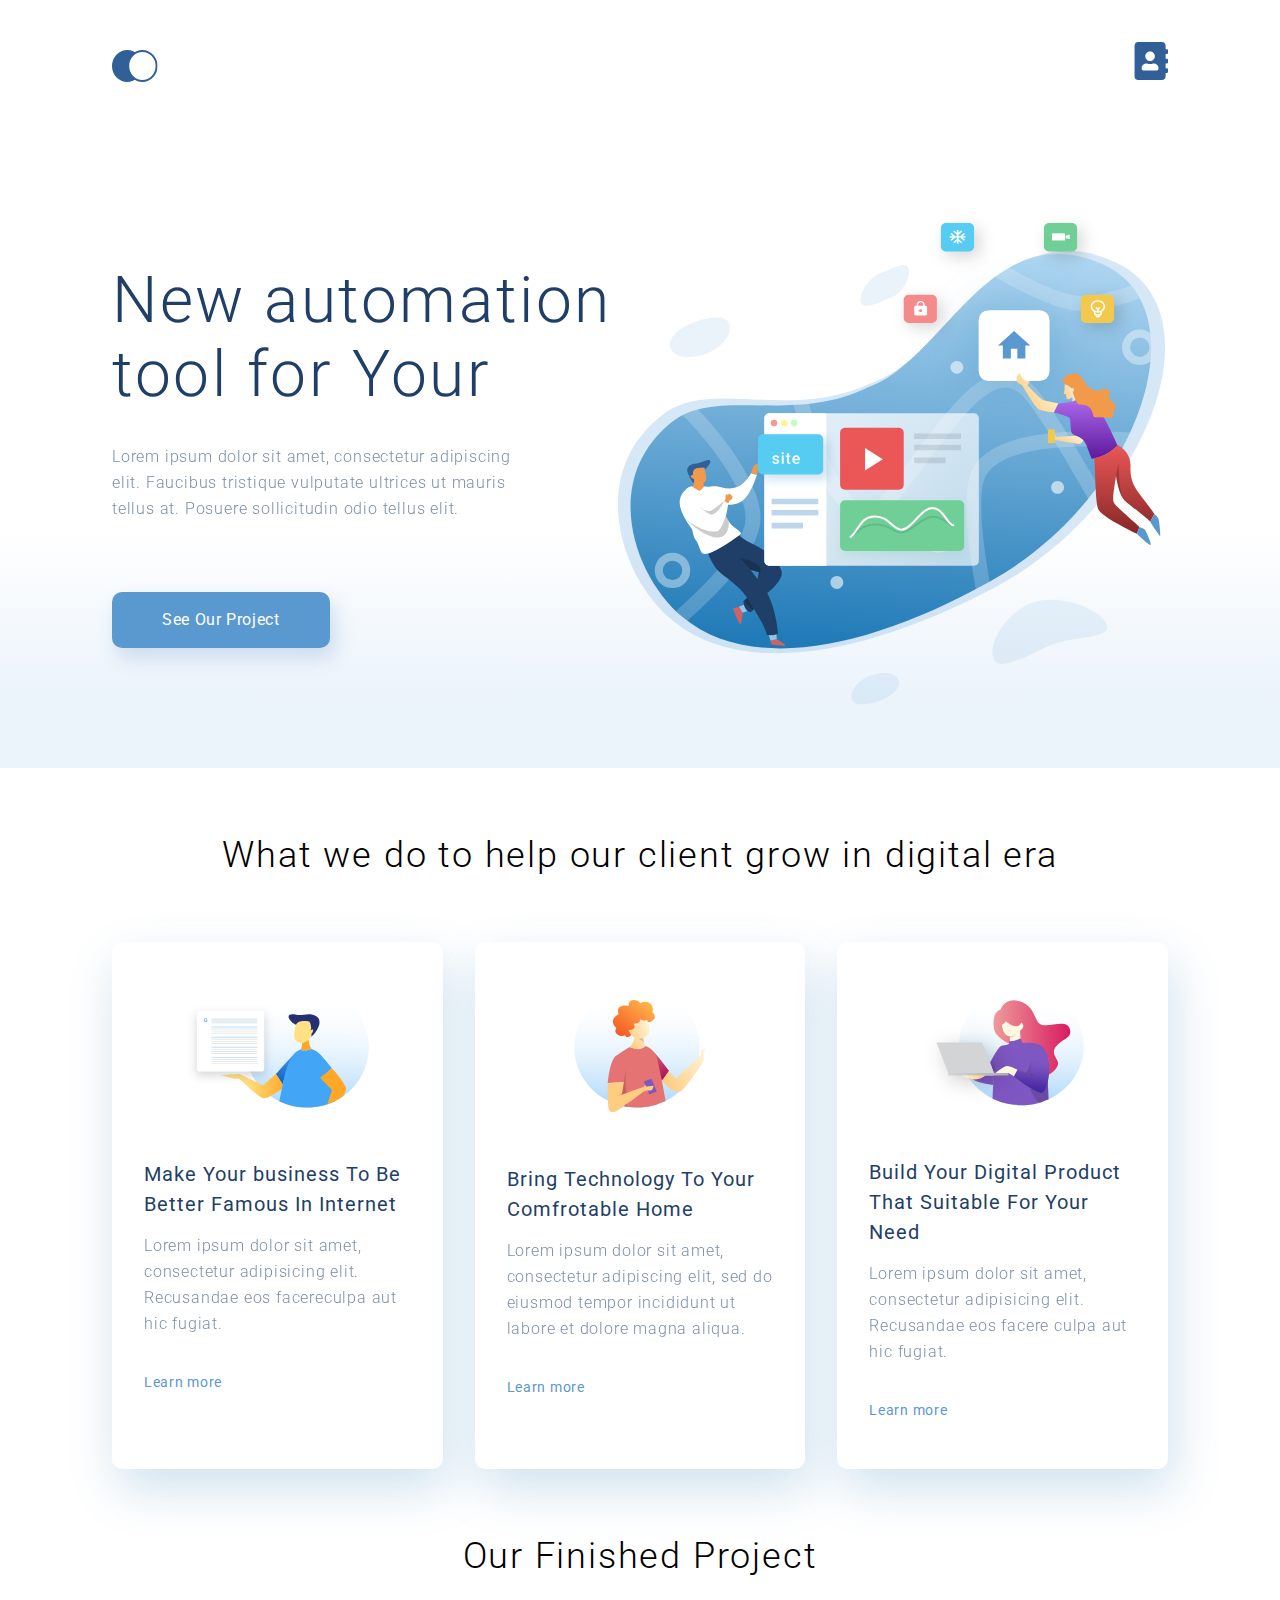
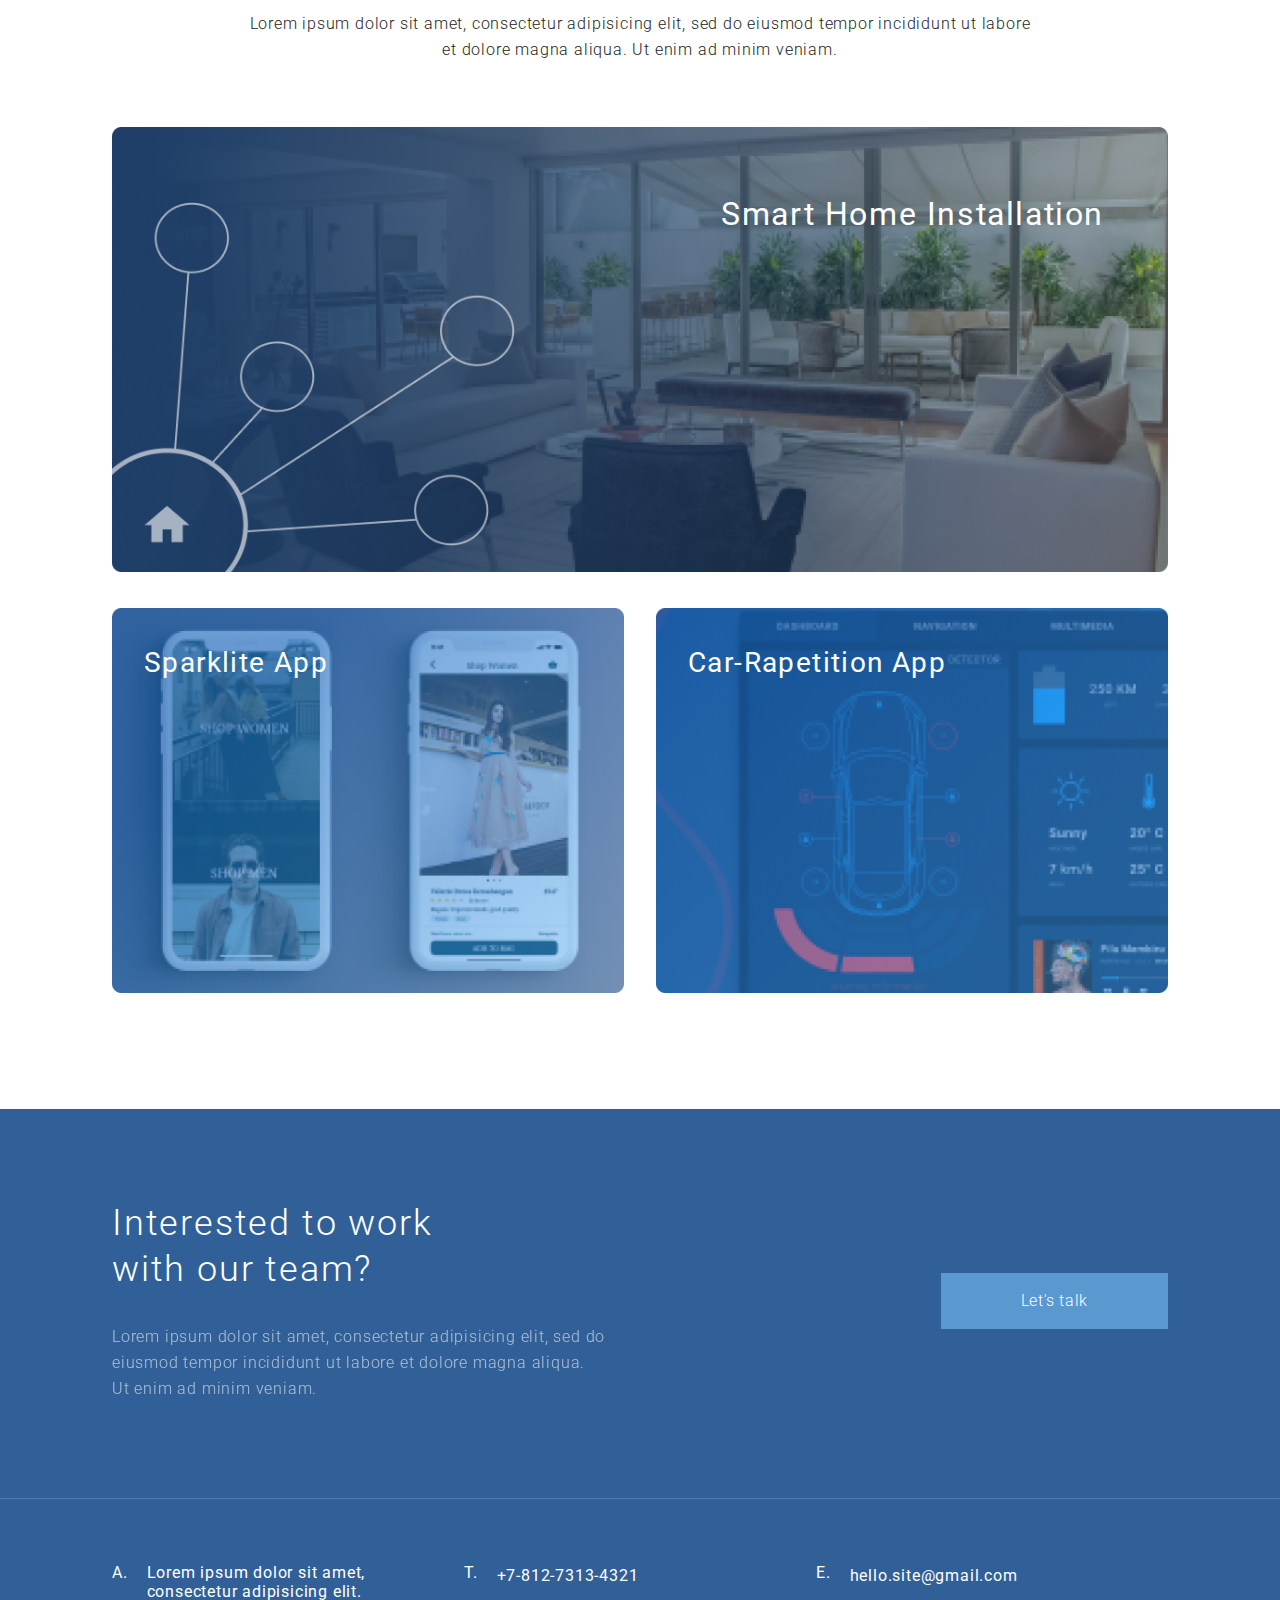
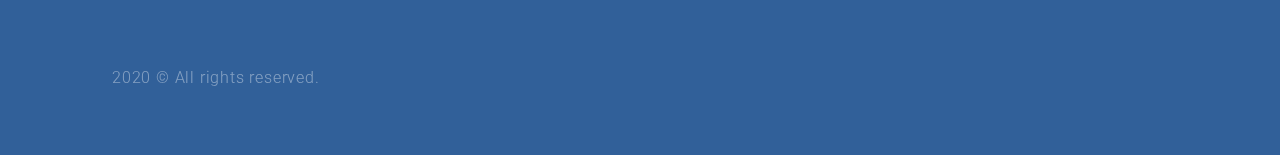
<file: index.html>
<!DOCTYPE html>
<html lang="en">

<head>
    <meta charset="UTF-8">
    <meta name="viewport" content="width=device-width, initial-scale=1.0">
    <title>Test Page</title>
    <link rel="stylesheet" href="style.css">
    <link rel="stylesheet" href="https://fonts.googleapis.com/css?family=Roboto:100,300,400,500,700,900">
</head>

<body>
    <div class="top">
        <div class="container top-box">
            <ul class="header">
                <li>
                    <a href="index.html"><img src="images/logo.svg" alt="Логотип"></a>
                </li>
                <li>
                    <a href="contacts.html"><img src="images/contacts.svg" alt="Контакты"></a>
                </li>
            </ul>
            <div class="top__info">
                <h1 class="top__heading">New automation tool for Your</h1>
                <p class="text top-text">Lorem ipsum dolor sit amet, consectetur adipiscing elit. Faucibus tristique
                    vulputate ultrices ut mauris tellus at. Posuere sollicitudin odio tellus elit.</p>
                <a href="#" class="top__button">See Our Project</a>
            </div>
        </div>
    </div>
    <div class="what-we-do container">
        <h3 class="heading">What we do to help our client grow in digital era</h3>
        <div class="card-box">
            <div class="card">
                <img class="card__img" src="images/card-1.svg" alt="card-3">
                <h4 class="heading-mini">Make Your business To Be Better Famous In Internet</h4>
                <p class="text">Lorem ipsum dolor sit amet, consectetur adipisicing elit. Recusandae eos facereculpa aut
                    hic fugiat.</p>
                <a class="card__link" href="#">Learn more</a>
            </div>
            <div class="card">
                <img class="card__img" src="images/card-2.svg" alt="card-3">
                <h4 class="heading-mini">Bring Technology To Your Comfrotable Home</h4>
                <p class="text">Lorem ipsum dolor sit amet, consectetur adipiscing elit,
                    sed do eiusmod tempor incididunt ut labore et dolore magna aliqua. </p>
                <a class="card__link" href="#">Learn more</a>
            </div>
            <div class="card">
                <img class="card__img" src="images/card-3.svg" alt="card-3">
                <h4 class="heading-mini">Build Your Digital Product That Suitable For Your Need</h4>
                <p class="text">Lorem ipsum dolor sit amet, consectetur adipisicing elit.
                    Recusandae eos facere culpa aut hic fugiat.</p>
                <a class="card__link" href="#">Learn more</a>
            </div>
        </div>
    </div>
    <div class="project container">
        <h3 class="heading">Our Finished Project</h3>
        <p class="text text-project">Lorem ipsum dolor sit amet, consectetur adipisicing elit, sed do
            eiusmod tempor incididunt ut labore et dolore magna aliqua. Ut enim ad minim veniam.</p>
        <div class="project-item">
            <img class="project__img" src="images/project.png" alt="Smart Home Installation">
            <p class="project-item__text">Smart Home Installation</p>
        </div>
        <div class="items-box">
            <div class="box-item box-item-margin">
                <img class="project__img" src="images/project-item-1.png" alt="Sparklite App">
                <p class="box-item-text">Sparklite App</p>
            </div>
            <div class="box-item">
                <img class="project__img" src="images/project-item-2.png" alt="Car-Rapetition App">
                <p class="box-item-text">Car-Rapetition App</p>
            </div>
        </div>
    </div>
    <div class="footer">
        <div class="footer__top container">
            <div class="footer-text">
                <h3 class="heading bottom__heading">Interested to work with our team?</h3>
                <p class="text text-footer">Lorem ipsum dolor sit amet, consectetur adipisicing elit, sed do
                    eiusmod tempor incididunt ut labore et dolore magna aliqua. Ut enim ad minim veniam.</p>
            </div>
            <div class="footer__button">
                <a class="footer__button-text" href="#">Let's talk</a>
            </div>
        </div>
        <hr>
        <div class="footer__bottom container">
            <ul class="footer__info">
                <li class="footer__info-item">
                    <p class="marker">A.</p>
                    <p class="footer__info-item-text">Lorem ipsum dolor sit amet, consectetur adipisicing elit.</p>
                </li>
                <li class="footer__info-item">
                    <p class="marker">T.</p>
                    <p class="footer__info-item-text">
                        <a class="footer__info-item-link" href="tel:+7(495)123-45-67">+7-812-7313-4321</a>
                    </p>
                </li>
                <li class="footer__info-item">
                    <p class="marker">E.</p>
                    <p class="footer__info-item-text">
                        <a class="footer__info-item-link" href="mailto:mail@mail.ru">hello.site@gmail.com</a>
                    </p>
                </li>
            </ul>
            <div class="footer__copy">
                <p class="text copyright-text">2020 &copy; All rights reserved.</p>
            </div>
        </div>
    </div>
</body>

</html>
</file>
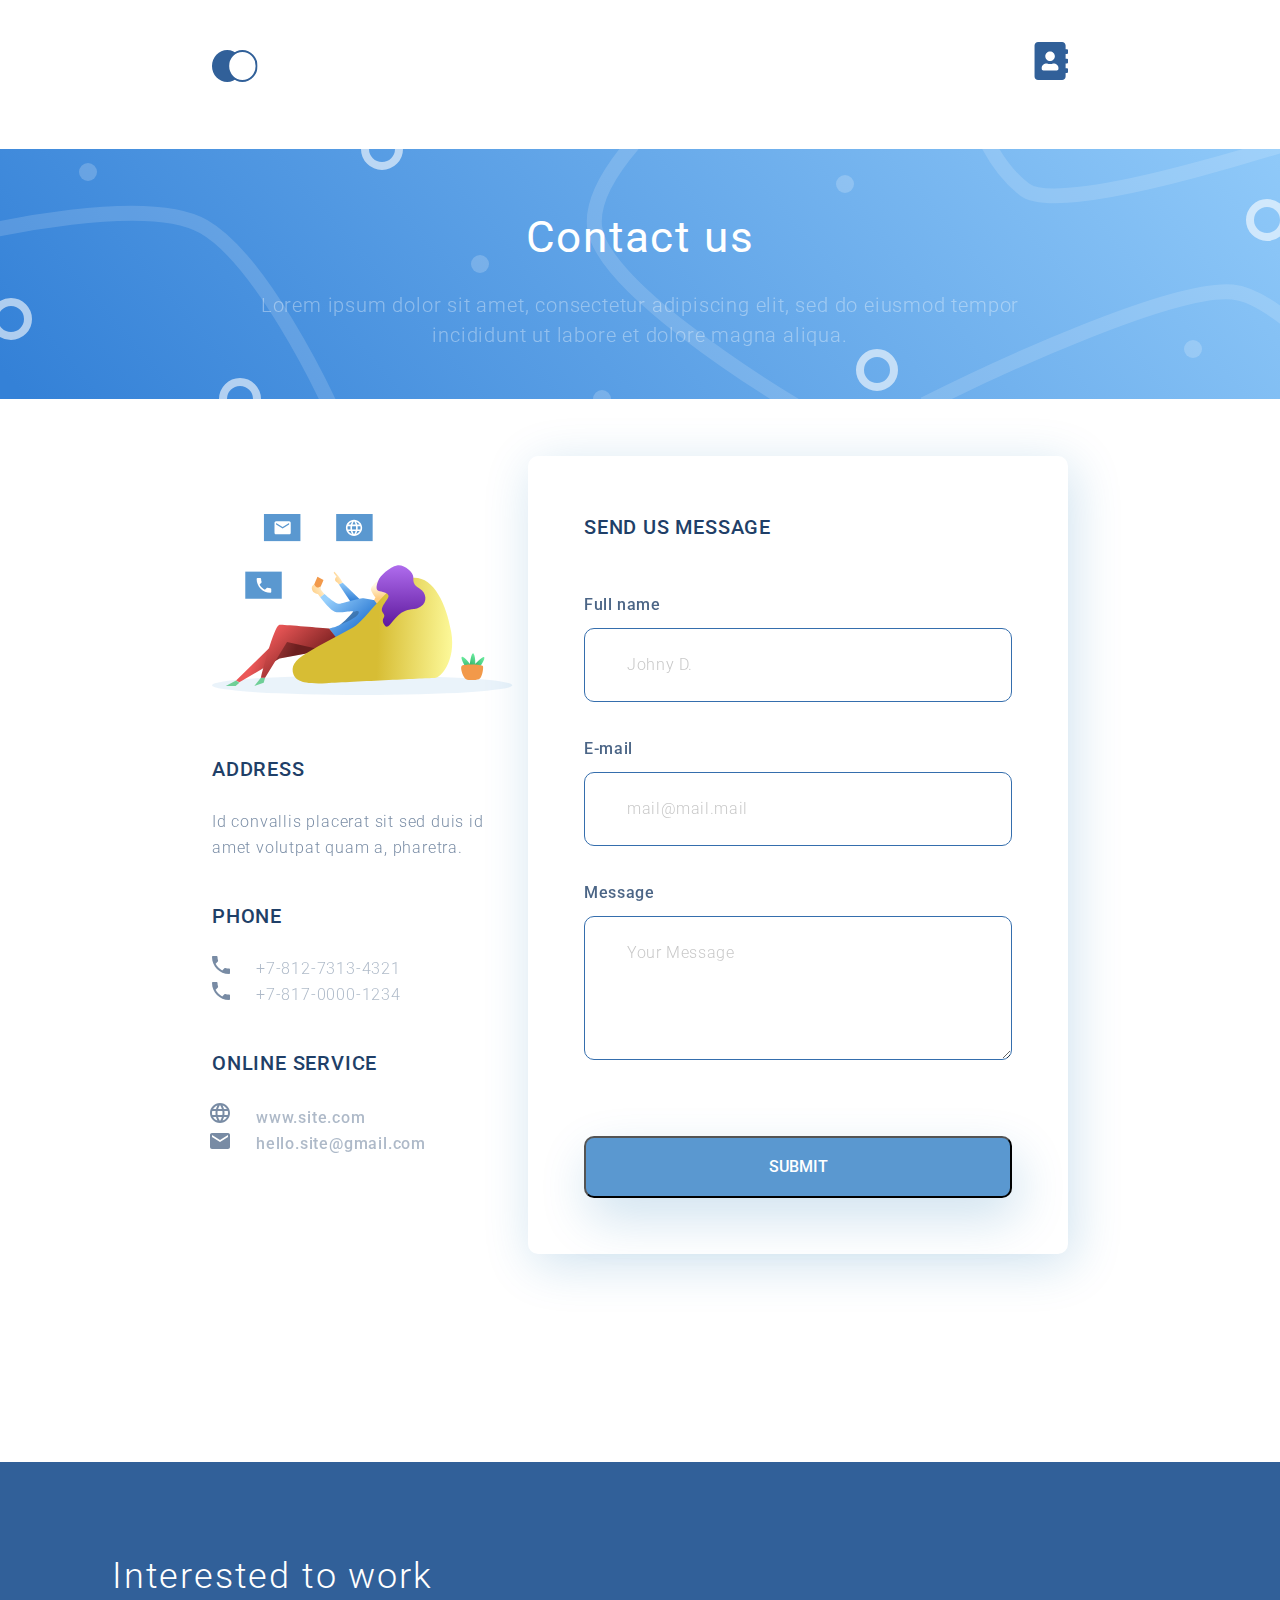
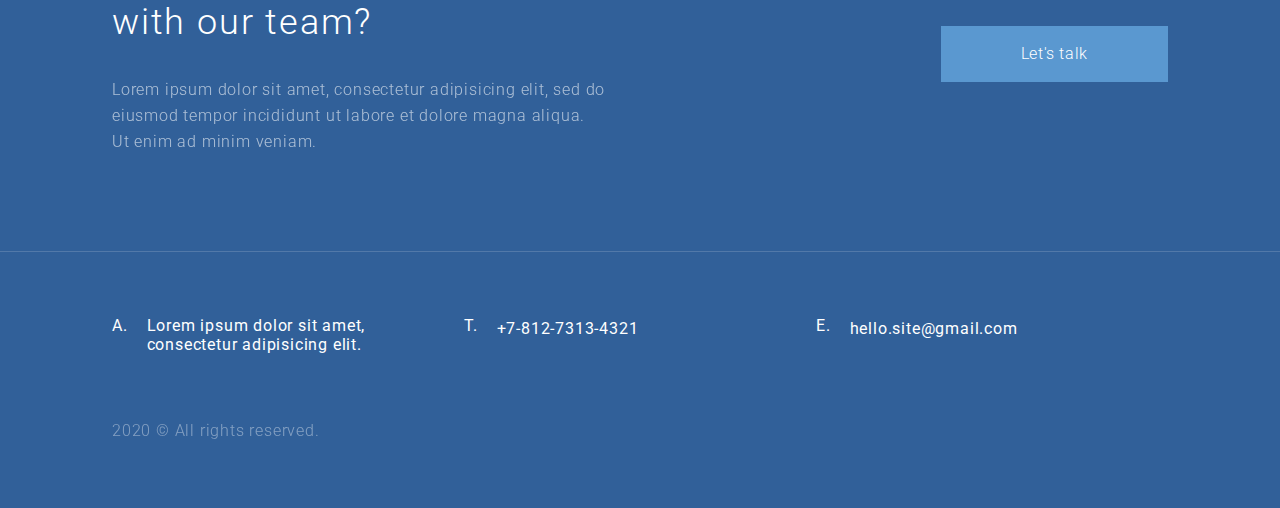
<file: contacts.html>
<!DOCTYPE html>
<html lang="en">

<head>
    <meta charset="UTF-8">
    <meta name="viewport" content="width=device-width, initial-scale=1.0">
    <title>Test Page</title>
    <link rel="stylesheet" href="style.css">
    <link rel="stylesheet" href="https://fonts.googleapis.com/css?family=Roboto:100,300,400,500,700,900">
</head>

<body>
    <header>
        <div class="contacts-container">
            <ul class="header">
                <li>
                    <a href="index.html"><img src="images/logo.svg" alt="Логотип"></a>
                </li>
                <li>
                    <a href="contacts.html"><img src="images/contacts.svg" alt="Контакты"></a>
                </li>
            </ul>
        </div>
    </header>
    <div class="contacts-header">
        <h2 class="heading-contacts">Contact us</h2>
        <p class="contact-us-text text">Lorem ipsum dolor sit amet, consectetur adipiscing elit,
            sed do eiusmod tempor incididunt ut labore et dolore magna aliqua.</p>
    </div>
    <main class="contacts-container">
        <form action="#" class="main">
            <div class="contact-info">
                <img class="contact-info__image" src="images/contact-info.svg" alt="Способы связи">
                <div class="contact-info__text">
                    <h4 class="main__heading">Address</h4>
                    <p class="text contact-info-text">Id convallis placerat sit sed duis id
                        amet volutpat quam a, pharetra.</p>
                </div>
                <div class="contact-info__text">
                    <h4 class="main__heading">Phone</h4>
                    <ul class="phone-list contacts-list contact-info-text">
                        <li>
                            <a class="phone-link" href="tel:+781273134321">+7-812-7313-4321</a>
                        </li>
                        <li>
                            <a class="phone-link" href="tel:+781700001234">+7-817-0000-1234</a>
                        </li>
                    </ul>
                </div>
                <div class="contact-info__text">
                    <h4 class="main__heading">Online service</h4>
                    <ul class="contacts-list contact-info-text">
                        <li class="web-icon">
                            <a class="online-service-link" href="index.html">www.site.com</a>
                        </li>
                        <li class="mail-icon">
                            <a class="online-service-link" href="mailto:mail@mail.ru">hello.site@gmail.com</a>
                        </li>
                    </ul>
                </div>
            </div>
            <div class="form">
                <h4 class="main__heading form__main-heading-style">Send us message</h4>
                <label>
                    <h3 class="form-heading">Full name</h3>
                    <input class="input-style" type="name" placeholder="Johny D.">
                </label>
                <label>
                    <h3 class="form-heading">E-mail</h3>
                    <input class="input-style" type="email" placeholder="mail@mail.mail">
                </label>
                <label>
                    <h3 class="form-heading">Message</h3>
                    <textarea class="input-style message-text-area" name="message" placeholder="Your Message" cols="30"
                        rows="5"></textarea>
                </label>
                <button class="button-style" type="submit">Submit</button>
            </div>
        </form>
    </main>
    <div class="map contacts-container">
        <script type="text/javascript" charset="utf-8" async
            src="https://api-maps.yandex.ru/services/constructor/1.0/js/?um=constructor%3Ab9a41663c45045ccfcebf6b0f0d655e5bdfbcaf9821b50ada7df0d448c3968fc&amp;width=100%&amp;height=400&amp;lang=ru_RU&amp;scroll=true"></script>
    </div>
    <div class="footer">
        <div class="footer__top container">
            <div class="footer-text">
                <h3 class="heading bottom__heading">Interested to work with our team?</h3>
                <p class="text text-footer">
                    Lorem ipsum dolor sit amet, consectetur adipisicing elit, sed do
                    eiusmod tempor incididunt ut labore et dolore magna aliqua. Ut enim ad minim veniam.</p>
            </div>
            <div class="footer__button">
                <a class="footer__button-text" href="#">Let's talk</a>
            </div>
        </div>
        <hr>
        <div class="footer__bottom container">
            <ul class="footer__info">
                <li class="footer__info-item">
                    <p class="marker">A.</p>
                    <p class="footer__info-item-text">Lorem ipsum dolor sit amet, consectetur adipisicing elit.</p>
                </li>
                <li class="footer__info-item">
                    <p class="marker">T.</p>
                    <p class="footer__info-item-text">
                        <a class="footer__info-item-link" href="tel:+7(495)123-45-67">+7-812-7313-4321</a>
                    </p>
                </li>
                <li class="footer__info-item">
                    <p class="marker">E.</p>
                    <p class="footer__info-item-text">
                        <a class="footer__info-item-link" href="mailto:mail@mail.ru">hello.site@gmail.com</a>
                    </p>
                </li>
            </ul>
            <div class="footer__copy">
                <p class="text copyright-text">2020 &copy; All rights reserved.</p>
            </div>
        </div>
    </div>
</body>

</html>
</file>
<file: style.css>
* {
    font-family: "Roboto", sans-serif;
    font-style: normal;
    font-weight: normal;
    margin: 0;
    padding: 0;
}

.text {
    font-size: 16px;
    font-weight: 300;
    line-height: 26px;
    letter-spacing: 0.05em;
    color: #1F3F68;
    opacity: 0.6;
}

.heading {
    font-size: 36px;
    text-align: center;
    font-weight: 300;
    line-height: 46px;
    letter-spacing: 0.05em;
    color: #000000;
}

.heading-mini {
    font-size: 20px;
    font-style: normal;
    font-weight: normal;
    line-height: 30px;
    letter-spacing: 0.05em;
    color: #1F3F68;
    margin-bottom: 14px;
}

.main__heading {
    font-weight: 500;
    font-size: 20px;
    line-height: 30px;
    letter-spacing: 0.04em;
    color: #1F3F68;
    text-transform: uppercase;
    margin-bottom: 25px;
}

.top {
    height: 768px;
    background: linear-gradient(0deg, #EBF3FB 8.84%, rgba(152, 195, 232, 0) 31.12%);
}

.top-box {
    display: flex;
    flex-direction: column;
    height: 100%;
}

.contacts-container {
    max-width: 940px;
    margin: 0 auto;
    padding-left: 212px;
    padding-right: 212px;
}

.contacts-header {
    margin: 0 auto;
    max-width: 1366px;
    padding-top: 51px;
    padding-bottom: 49px;
    box-sizing: border-box;
    background-image: url(images/contact-us_background.svg);
    background-repeat: no-repeat;
    background-size: cover;
    display: flex;
    flex-direction: column;
    align-items: center;
}

.contact-us-text {
    font-size: 20px;
    line-height: 30px;
    text-align: center;
    letter-spacing: 0.04em;
    color: rgba(255, 255, 255, 0.6);
    max-width: 780px;
}

.heading-contacts {
    font-weight: 400;
    font-size: 44px;
    line-height: 74px;
    text-align: center;
    letter-spacing: 0.04em;
    color: #FFFFFF;
    margin-bottom: 16px;
}

.contact-info {
    max-width: 301px;
    min-height: 668px;
}

.contact-info__text {
    padding-bottom: 40px;
}

.contact-info__image {
    display: inline-block;
    margin-bottom: 55px;
}

.contact-info-text, .phone-link {
    font-size: 16px;
    font-weight: 300;
    line-height: 26px;
    letter-spacing: 0.05em;
    color: #1F3F68;
    opacity: 0.6;
    text-decoration: none;
}

.contacts-list {
    padding-left: 25px;
}

.contacts-list li {
    padding-left: 19px;
}

.phone-list {
    list-style-image: url(images/phone-icon.svg);
    list-style-position: outside;
}

.online-service-link {
    font-weight: 500;
    font-size: 16px;
    line-height: 26px;
    letter-spacing: 0.05em;
    color: #1F3F68;
    opacity: 0.6;
    text-decoration: none;
}

.web-icon {
    list-style-image: url(images/web-icon.svg);
}

.mail-icon {
    list-style-image: url(images/mail-icon.svg);
}

.form {
    width: 540px;
    padding: 56px 56px;
    box-sizing: border-box;
    background: #FFFFFF;
    box-shadow: 5px 10px 50px rgba(16, 112, 177, 0.2);
    border-radius: 10px;
}

.form-heading {
    font-weight: 500;
    font-size: 16px;
    line-height: 30px;
    letter-spacing: 0.04em;
    color: #1F3F68;
    opacity: 0.8;
    padding-bottom: 8px;
}

.form__main-heading-style {
    margin-bottom: 48px;
}

.top__info {
    padding-top: 115px;
    flex-grow: 1;
    background-image: url(images/top-bg.svg);
    background-repeat: no-repeat;
    background-position: right center;
}

.top__heading {
    font-weight: 300;
    font-size: 64px;
    line-height: 74px;
    letter-spacing: 0.04em;
    color: #1F3F68;
    max-width: 510px;
    margin-bottom: 32px;
}

.top-text {
    max-width: 425px;
    margin-bottom: 70px;
}

.top__button {
    background: #5A98D0;
    box-shadow: 5px 10px 20px rgba(53, 110, 173, 0.2);
    border-radius: 10px;
    text-decoration: none;
    display: inline-block;
    padding: 15px 50px;
    font-size: 16px;
    line-height: 26px;
    text-align: center;
    letter-spacing: 0.04em;
    color: #FFFFFF;
    opacity: 1;
}

.top__button:hover {
    opacity: 0.6;
}

.what-we-do {
    padding-top: 64px;
}

.input-style {
    border: 1px solid #356EAD;
    box-sizing: border-box;
    border-radius: 10px;
    padding: 21px 42px;
    width: 100%;
    font-weight: 300;
    font-size: 16px;
    line-height: 30px;
    letter-spacing: 0.04em;
    color: #1F3F68;
    margin-bottom: 32px;
}

.message-text-area {
    height: 144px;
    margin-bottom: 72px;
}

.input-style::placeholder {
    opacity: 0.4;
}

.button-style {
    background: #5A98D0;
    box-shadow: 5px 20px 50px rgba(16, 112, 177, 0.2);
    border-radius: 10px;
    font-weight: 500;
    font-size: 16px;
    line-height: 26px;
    text-align: center;
    color: #FFFFFF;
    text-transform: uppercase;
    width: 100%;
    padding: 16px;
}

.container {
    max-width: 1140px;
    margin: 0 auto;
    padding-left: 112px;
    padding-right: 112px;
}

.header {
    padding-bottom: 55px;
    list-style-type: none;
    display: flex;
    justify-content: space-between;
    padding-top: 42px;
}

.card-box {
    display: flex;
    justify-content: space-around;
    margin-top: 64px;
    padding-bottom: 64px;
}

.card {
    width: 359px;
    background: #FFFFFF;
    box-shadow: 5px 20px 50px rgba(16, 112, 177, 0.2);
    border-radius: 10px;
    padding: 44px 32px;
    box-sizing: border-box;
    display: flex;
    flex-direction: column;
    margin-right: 32px;
}

.card:hover {
    -webkit-transform: scale(1.05);
    -ms-transform: scale(1.05);
    transform: scale(1.05);
}

.card:last-child {
    margin-right: 0;
}

.card__img {
    align-self: center;
    margin-bottom: 51px;
}

.card__link {
    text-decoration: none;
    font-weight: normal;
    font-size: 14px;
    line-height: 30px;
    letter-spacing: 0.05em;
    color: #5A98D0;
    display: inline-block;
    margin-top: 30px;
}

.text-project {
    width: 75%;
    padding-top: 32px;
    margin: 0 auto 64px;
    text-align: center;
    color: #222222;
    opacity: 1;
}

.project-item {
    width: 100%;
    position: relative;
}

.project-item:hover {
    -webkit-transform: scale(0.95);
    -ms-transform: scale(0.95);
    transform: scale(0.95);
}

.project__img {
    width: 100%;
}

.project-item__text {
    font-size: 32px;
    line-height: 46px;
    text-align: right;
    letter-spacing: 0.05em;
    color: #FFFFFF;
    position: absolute;
    top: 64px;
    right: 64px;
}

.items-box {
    display: flex;
    justify-content: space-between;
    margin-top: 32px;
}

.box-item {
    position: relative;
    flex-grow: 1;
}

.box-item:hover {
    -webkit-transform: scale(0.95);
    -ms-transform: scale(0.95);
    transform: scale(0.95);
}

.box-item-text {
    font-size: 28px;
    line-height: 46px;
    letter-spacing: 0.05em;
    color: #FFFFFF;
    position: absolute;
    left: 32px;
    top: 32px;
    right: auto;
    text-align: left;
}

.box-item-margin {
    margin-right: 32px;
}

.footer {
    background: #316099;
    margin-top: 112px;
    padding-top: 91px;
    padding-bottom: 64px;
}

.bottom__heading {
    width: 340px;
    color: #FFFFFF;
    font-weight: 300;
    text-align: left;
    margin-bottom: 32px;
}

.footer__top {
    padding-bottom: 96px;
    display: flex;
    justify-content: space-between;
    align-items: center;
}

.text-footer {
    max-width: 495px;
    color: #FFFFFF;
    opacity: 0.6;
}

.footer__button {
    background: #5A98D0;
    padding: 15px 80px;
    opacity: 1;
}

.footer__button:hover {
    opacity: 0.6;
}

.footer__button-text {
    text-decoration: none;
    font-weight: 300;
    font-size: 16px;
    line-height: 26px;
    text-align: center;
    letter-spacing: 0.04em;
    color: #FFFFFF;
}

hr {
    border: none;
    color: #ffffff;
    opacity: 0.4;
    background-color: rgba(255, 255, 255, 0.4);
    height: 1px;
}

.footer__info {
    margin-top: 64px;
    margin-bottom: 64px;
    display: flex;
    justify-content: space-between;
    list-style-type: none;
}

.footer__info-item {
    font-weight: normal;
    font-size: 16px;
    line-height: 19px;
    letter-spacing: 0.05em;
    color: #FFFFFF;
    display: flex;
    justify-content: flex-start;
    flex-grow: 1;
    flex-basis: 33.3333%;
    margin-right: 32px;
}

.footer__info-item-link {
    text-decoration: none;
    font-size: 16px;
    line-height: 26px;
    letter-spacing: 0.05em;
    color: #FFFFFF;
}

.marker {
    margin-right: 19px;
}

.copyright-text {
    opacity: 0.4;
    color: #FFFFFF;
}

.main {
    padding-top: 57px;
    padding-bottom: 96px;
    display: flex;
    justify-content: space-between;
    align-items: center;
    flex-wrap: wrap;
}

@media (max-width: 1264px) {
    .main {
        justify-content: space-around;
    }
    .contact-info__text:last-child {
        padding-bottom: 64px;
    }
}

@media (max-width: 1024px) {
    .container {
        max-width: 1024px;
        padding-left: 32px;
        padding-right: 32px;
    }
    .contacts-container {
        padding-left: 124px;
        padding-right: 124px;
    }
    .map.contacts-container {
        padding-left: 0;
        padding-right: 0;
        max-width: 100%;
    }
    header .contacts-container {
        padding-left: 15px;
        padding-right: 15px;
    }
    .top__info {
        background-position: right 280px;
        background-size: 45%
    }
    .card-box {
        flex-direction: column;
        align-items: center;
        padding-bottom: 96px;
    }
    .card {
        margin-bottom: 32px;
        margin-right: 0;
    }
    .text-project {
        width: 60%;
    }
    .footer {
        padding-top: 47px;
    }
    .footer__top {
        padding-left: 124px;
        padding-right: 124px;
        padding-bottom: 64px;
    }
    hr {
        margin-right: 124px;
    }
    .footer__button {
        padding: 10px 27px;
    }
    .text-footer {
        max-width: 336px;
    }
    .footer__bottom {
        padding-left: 124px;
        padding-right: 124px;
    }
    .footer__info {
        flex-direction: column;
    }
    .footer__info-item {
        justify-content: flex-start;
        margin-bottom: 25px;
    }
    .footer__info li:last-child {
        margin-bottom: 0;
    }
}

@media (max-width: 767px) {
    .top {
        height: auto;
        padding-bottom: 41px;
        box-sizing: border-box;
    }
    .container {
        padding-left: 16px;
        padding-right: 16px;
        max-width: 767px;
        min-width: 320px;
    }
    .contacts-container {
        padding-left: 16px;
        padding-right: 16px;
    }
    .header {
        padding-top: 24px;
    }
    .top__heading {
        width: 100%;
        font-size: 32px;
        line-height: 37px;
        text-align: center;
        margin-bottom: 12px;
    }
    .top__info {
        background-image: none;
        padding-top: 36px;
        display: flex;
        flex-direction: column;
        align-items: center;
    }
    .top-text {
        width: 100%;
        text-align: center;
        margin-bottom: 32px;
    }
    .top__button {
        font-size: 12px;
        line-height: 26px;
        padding: 0 8px;
    }
    .what-we-do {
        padding-top: 48px;
    }
    .heading {
        font-size: 24px;
        line-height: 28px;
    }
    .card-box {
        margin-top: 32px;
        padding-bottom: 32px;
    }
    .card {
        width: 100%;
    }
    .text-project {
        width: 100%;
        margin: 0 auto 82px;
    }
    .project-item__text {
        font-size: 16px;
        line-height: 19px;
        top: 16px;
        right: 16px;
        font-weight: 300;
    }
    .box-item-margin {
        margin-right: 0;
    }
    .items-box {
        margin-top: 0;
        flex-direction: column;
    }
    .box-item-text {
        font-size: 16px;
        line-height: 19px;
        left: 16px;
        top: 26px;
        font-weight: 300;
    }
    .footer {
        margin-top: 64px;
        padding-bottom: 32px;
        box-sizing: border-box;
    }
    .footer__top {
        flex-direction: column;
        padding-bottom: 41px;
    }
    .bottom__heading {
        text-align: center;
        font-size: 24px;
        line-height: 28px;
    }
    .bottom__heading {
        width: 100%;
        letter-spacing: normal;
    }
    .text-footer {
        max-width: 100%;
        text-align: center;
        margin-bottom: 40px;
        font-weight: 300;
    }
    .footer__button {
        width: 108px;
        padding: 5px;
        text-align: center;
    }
    hr {
        margin-right: 0;
    }
    .footer__info-item-text, .footer__info-item-link {
        font-weight: 300;
    }
    .footer__info {
        margin-top: 32px;
        margin-bottom: 32px;
    }
    .copyright-text {
        font-weight: 300;
    }
    .footer__copy {
        text-align: center;
    }
    .map.contacts-container {
        max-width: 100%;
    }
    .form {
        padding: 36px 36px;
    }
    .input-style {
        min-width: 271px;
    }
}
</file>
